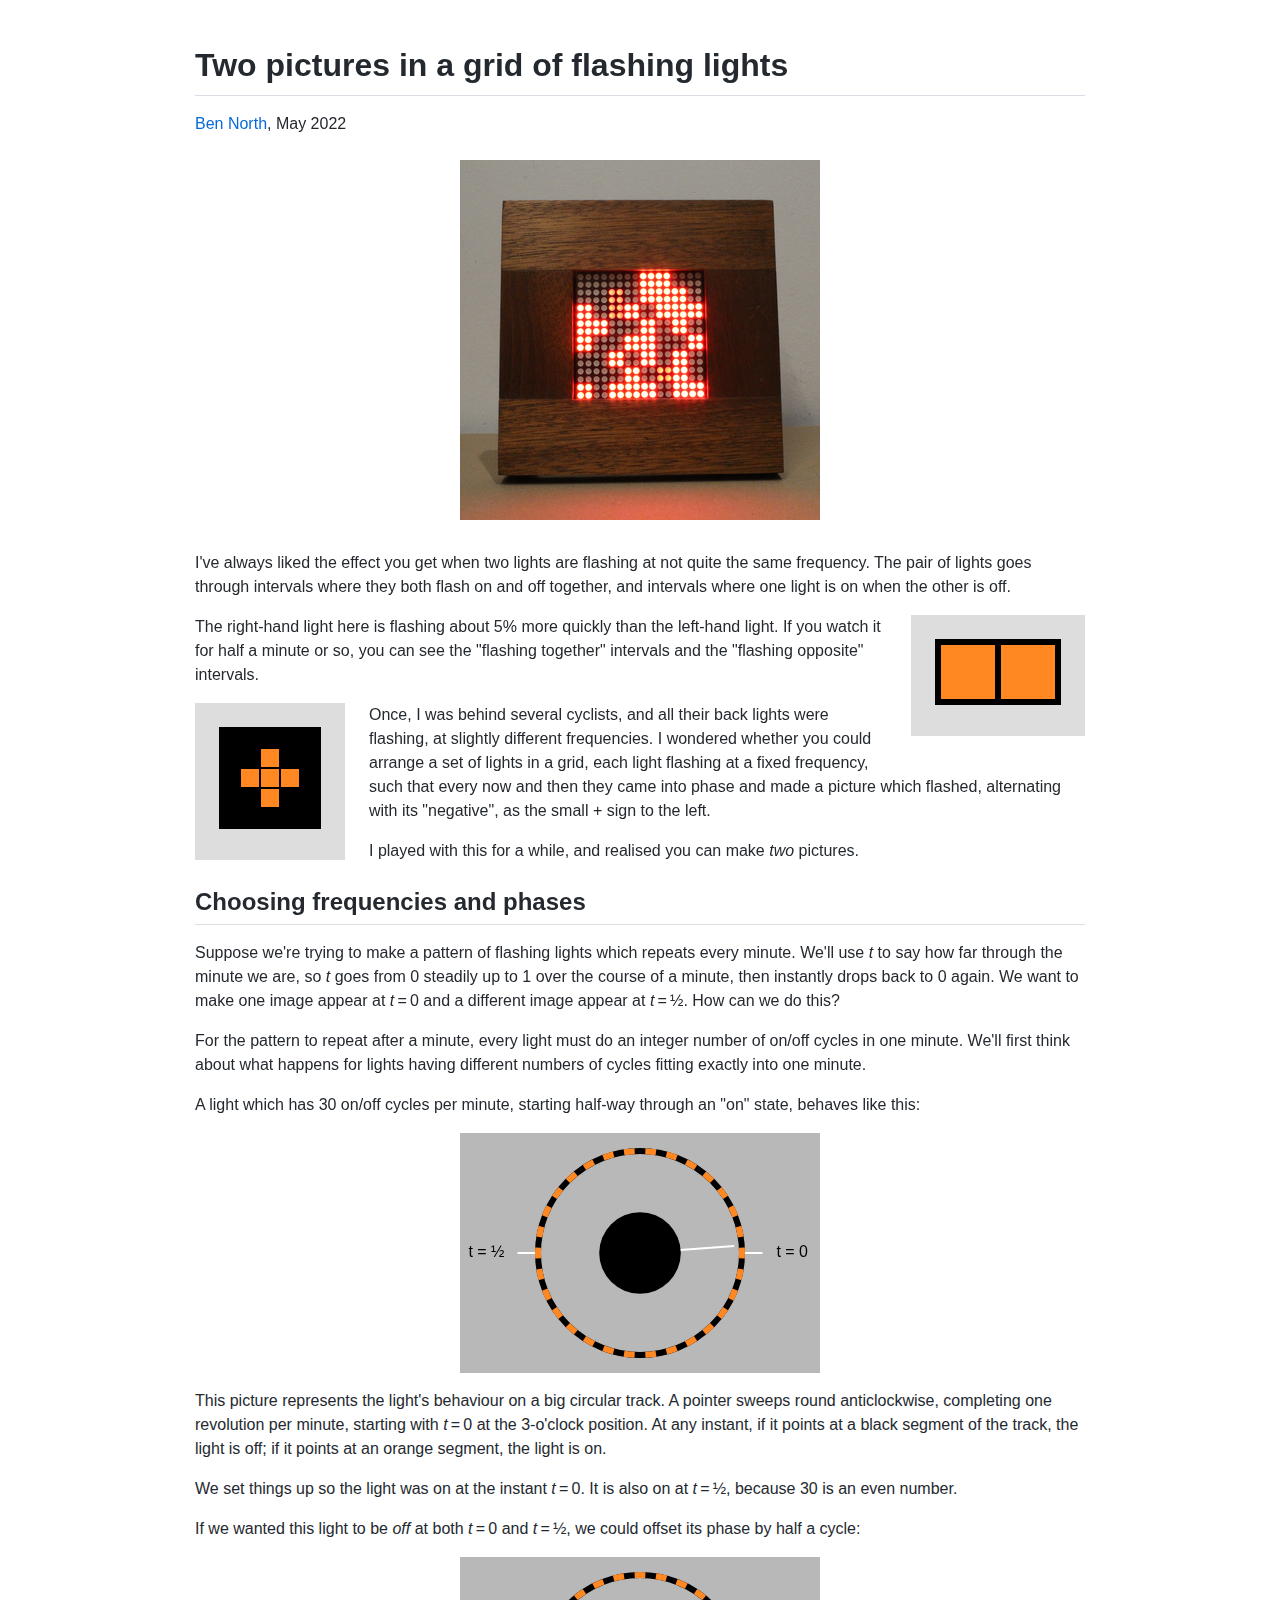
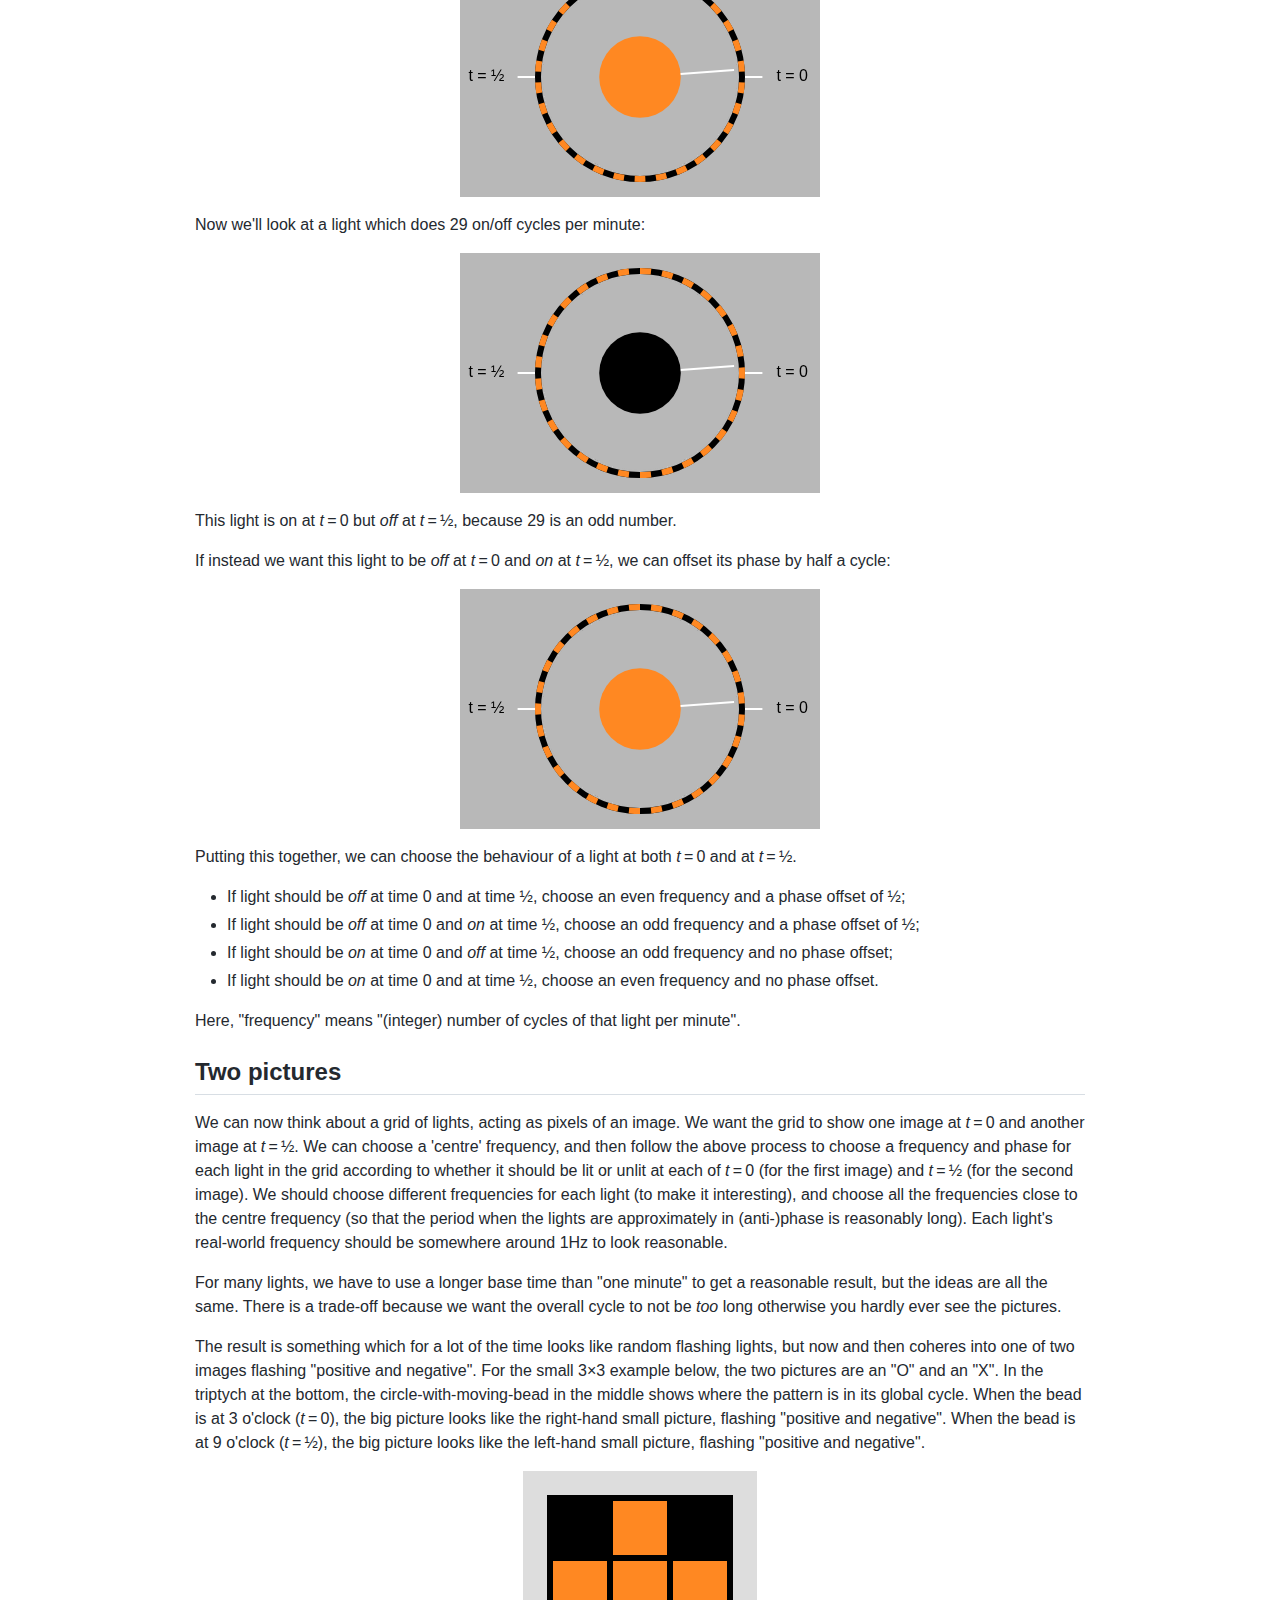
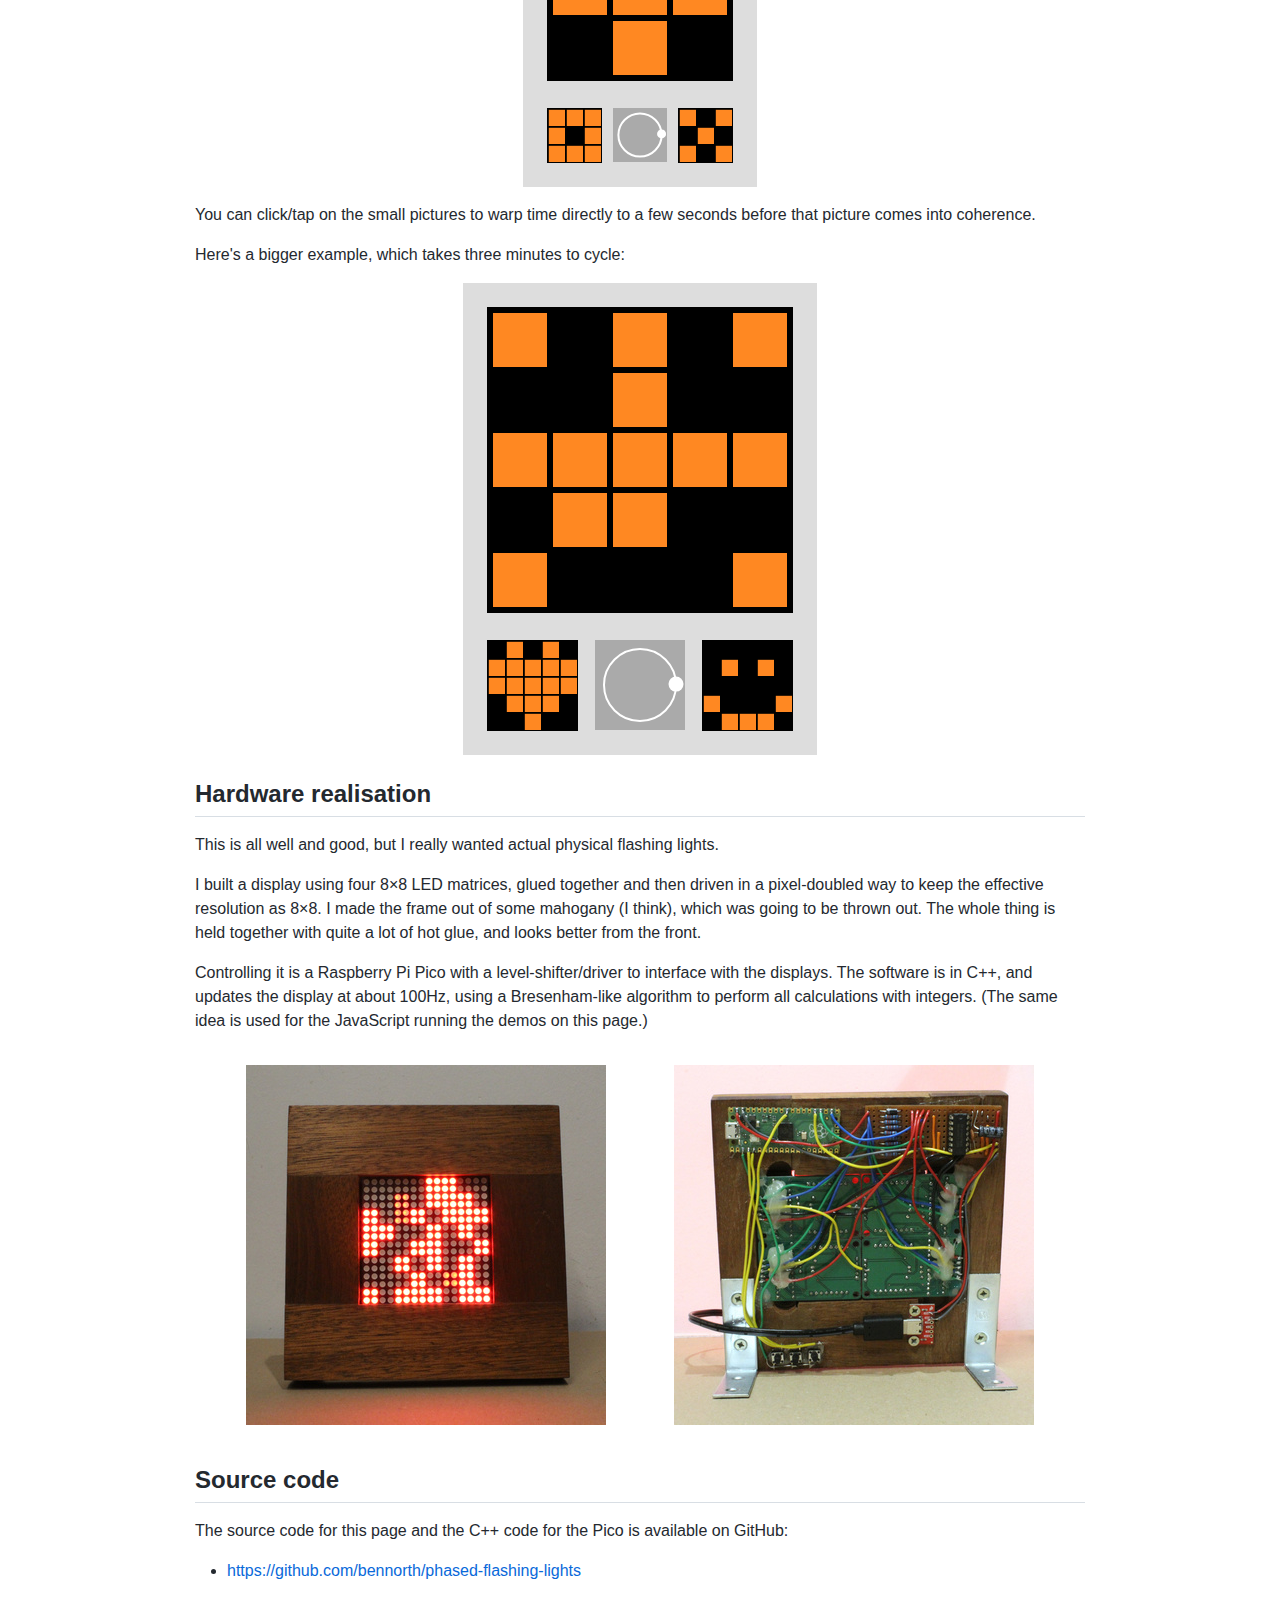
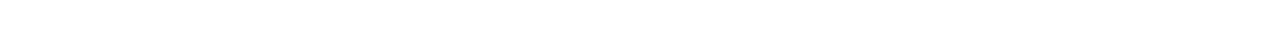
<file: index.html>
<!DOCTYPE html>
<html xmlns="http://www.w3.org/1999/xhtml" lang="" xml:lang="">
<head>
  <meta charset="utf-8" />
  <meta name="generator" content="pandoc" />
  <meta name="viewport" content="width=device-width, initial-scale=1.0, user-scalable=yes" />
  <title>Two pictures in a grid of flashing lights</title>
  <style>
    code{white-space: pre-wrap;}
    span.smallcaps{font-variant: small-caps;}
    span.underline{text-decoration: underline;}
    div.column{display: inline-block; vertical-align: top; width: 50%;}
    div.hanging-indent{margin-left: 1.5em; text-indent: -1.5em;}
    ul.task-list{list-style: none;}
  </style>
  <link rel="stylesheet" href="./github-markdown.css" />
  <link rel="stylesheet" href="./phased-flashing.css" />
</head>
<body class="markdown-body">
<h1 id="two-pictures-in-a-grid-of-flashing-lights">Two pictures in a grid of flashing lights</h1>
<p><a href="https://github.com/bennorth">Ben North</a>, May 2022</p>
<div style="text-align:center;margin:1.5rem 0px;">
<img src="front.jpg" alt="Hardware realisation">
</div>

<p>I've always liked the effect you get when two lights are flashing at not quite the same frequency. The pair of lights goes through intervals where they both flash on and off together, and intervals where one light is on when the other is off.</p>
<div class="demo-outer" style="float:right;margin-left:1.5rem;margin-top:0rem;">
<div class="demo-container">
<div class="main-LEDs"><canvas class="demo-1x2 lights"></canvas></div>
</div>
</div>

<p>The right-hand light here is flashing about 5% more quickly than the left-hand light. If you watch it for half a minute or so, you can see the "flashing together" intervals and the "flashing opposite" intervals.</p>
<div class="demo-outer" style="float:left;margin-right:1.5rem;margin-top:0rem;">
<div class="demo-container">
<div class="main-LEDs"><canvas class="demo-5x5-static lights"></canvas></div>
</div>
</div>

<p>Once, I was behind several cyclists, and all their back lights were flashing, at slightly different frequencies. I wondered whether you could arrange a set of lights in a grid, each light flashing at a fixed frequency, such that every now and then they came into phase and made a picture which flashed, alternating with its "negative", as the small + sign to the left.</p>
<p>I played with this for a while, and realised you can make <em>two</em> pictures.</p>
<h2 id="choosing-frequencies-and-phases">Choosing frequencies and phases</h2>
<p>Suppose we're trying to make a pattern of flashing lights which repeats every minute. We'll use <em>t</em> to say how far through the minute we are, so <em>t</em> goes from 0 steadily up to 1 over the course of a minute, then instantly drops back to 0 again. We want to make one image appear at <em>t</em> = 0 and a different image appear at <em>t</em> = ½. How can we do this?</p>
<p>For the pattern to repeat after a minute, every light must do an integer number of on/off cycles in one minute. We'll first think about what happens for lights having different numbers of cycles fitting exactly into one minute.</p>
<p>A light which has 30 on/off cycles per minute, starting half-way through an "on" state, behaves like this:</p>
<div class="circular-graph" data-freq="30" data-phase="0.0"></div>

<p>This picture represents the light's behaviour on a big circular track. A pointer sweeps round anticlockwise, completing one revolution per minute, starting with <em>t</em> = 0 at the 3-o'clock position. At any instant, if it points at a black segment of the track, the light is off; if it points at an orange segment, the light is on.</p>
<p>We set things up so the light was on at the instant <em>t</em> = 0. It is also on at <em>t</em> = ½, because 30 is an even number.</p>
<p>If we wanted this light to be <em>off</em> at both <em>t</em> = 0 and <em>t</em> = ½, we could offset its phase by half a cycle:</p>
<div class="circular-graph" data-freq="30" data-phase="0.5"></div>

<p>Now we'll look at a light which does 29 on/off cycles per minute:</p>
<div class="circular-graph" data-freq="29" data-phase="0.0"></div>

<p>This light is on at <em>t</em> = 0 but <em>off</em> at <em>t</em> = ½, because 29 is an odd number.</p>
<p>If instead we want this light to be <em>off</em> at <em>t</em> = 0 and <em>on</em> at <em>t</em> = ½, we can offset its phase by half a cycle:</p>
<div class="circular-graph" data-freq="29" data-phase="0.5"></div>

<p>Putting this together, we can choose the behaviour of a light at both <em>t</em> = 0 and at <em>t</em> = ½.</p>
<ul>
<li>If light should be <em>off</em> at time 0 and at time ½, choose an even frequency and a phase offset of ½;</li>
<li>If light should be <em>off</em> at time 0 and <em>on</em> at time ½, choose an odd frequency and a phase offset of ½;</li>
<li>If light should be <em>on</em> at time 0 and <em>off</em> at time ½, choose an odd frequency and no phase offset;</li>
<li>If light should be <em>on</em> at time 0 and at time ½, choose an even frequency and no phase offset.</li>
</ul>
<p>Here, "frequency" means "(integer) number of cycles of that light per minute".</p>
<h2 id="two-pictures">Two pictures</h2>
<p>We can now think about a grid of lights, acting as pixels of an image. We want the grid to show one image at <em>t</em> = 0 and another image at <em>t</em> = ½. We can choose a 'centre' frequency, and then follow the above process to choose a frequency and phase for each light in the grid according to whether it should be lit or unlit at each of <em>t</em> = 0 (for the first image) and <em>t</em> = ½ (for the second image). We should choose different frequencies for each light (to make it interesting), and choose all the frequencies close to the centre frequency (so that the period when the lights are approximately in (anti-)phase is reasonably long). Each light's real-world frequency should be somewhere around 1Hz to look reasonable.</p>
<p>For many lights, we have to use a longer base time than "one minute" to get a reasonable result, but the ideas are all the same. There is a trade-off because we want the overall cycle to not be <em>too</em> long otherwise you hardly ever see the pictures.</p>
<p>The result is something which for a lot of the time looks like random flashing lights, but now and then coheres into one of two images flashing "positive and negative". For the small 3×3 example below, the two pictures are an "O" and an "X". In the triptych at the bottom, the circle-with-moving-bead in the middle shows where the pattern is in its global cycle. When the bead is at 3 o'clock (<em>t</em> = 0), the big picture looks like the right-hand small picture, flashing "positive and negative". When the bead is at 9 o'clock (<em>t</em> = ½), the big picture looks like the left-hand small picture, flashing "positive and negative".</p>
<div class="demo-outer">
<div class="demo-container">
  <div class="main-LEDs">
    <canvas class="demo-3x3 lights"></canvas>
  </div>
  <div class="phasors">
    <canvas class="demo-3x3 lights-1 clickable"></canvas>
    <canvas class="demo-3x3 phasor"></canvas>
    <canvas class="demo-3x3 lights-0 clickable"></canvas>
  </div>
</div>
</div>

<p>You can click/tap on the small pictures to warp time directly to a few seconds before that picture comes into coherence.</p>
<p>Here's a bigger example, which takes three minutes to cycle:</p>
<div class="demo-outer">
<div class="demo-container">
  <div class="main-LEDs">
    <canvas class="demo-5x5 lights"></canvas>
  </div>
  <div class="phasors">
    <canvas class="demo-5x5 lights-1 clickable"></canvas>
    <canvas class="demo-5x5 phasor"></canvas>
    <canvas class="demo-5x5 lights-0 clickable"></canvas>
  </div>
</div>
</div>

<h2 id="hardware-realisation">Hardware realisation</h2>
<p>This is all well and good, but I really wanted actual physical flashing lights.</p>
<p>I built a display using four 8×8 LED matrices, glued together and then driven in a pixel-doubled way to keep the effective resolution as 8×8. I made the frame out of some mahogany (I think), which was going to be thrown out. The whole thing is held together with quite a lot of hot glue, and looks better from the front.</p>
<p>Controlling it is a Raspberry Pi Pico with a level-shifter/driver to interface with the displays. The software is in C++, and updates the display at about 100Hz, using a Bresenham-like algorithm to perform all calculations with integers. (The same idea is used for the JavaScript running the demos on this page.)</p>
<div style="display:flex;flex-direction:row;justify-content:space-evenly;flex-wrap:wrap;">
<img style="margin:1rem;" src="front.jpg" alt="Hardware realisation (front)">
<img style="margin:1rem;" src="back.jpg" alt="Hardware realisation (back)">
</div>

<h2 id="source-code">Source code</h2>
<p>The source code for this page and the C++ code for the Pico is available on GitHub:</p>
<ul>
<li><a href="https://github.com/bennorth/phased-flashing-lights">https://github.com/bennorth/phased-flashing-lights</a></li>
</ul>
<script src="jquery-3.6.0.slim.min.js"></script>
<script src="phased-flashing.js"></script>
</body>
</html>
</file>
<file: github-markdown.css>
@media (prefers-color-scheme: dark) {
  .markdown-body {
    color-scheme: dark;
    --color-prettylights-syntax-comment: #8b949e;
    --color-prettylights-syntax-constant: #79c0ff;
    --color-prettylights-syntax-entity: #d2a8ff;
    --color-prettylights-syntax-storage-modifier-import: #c9d1d9;
    --color-prettylights-syntax-entity-tag: #7ee787;
    --color-prettylights-syntax-keyword: #ff7b72;
    --color-prettylights-syntax-string: #a5d6ff;
    --color-prettylights-syntax-variable: #ffa657;
    --color-prettylights-syntax-brackethighlighter-unmatched: #f85149;
    --color-prettylights-syntax-invalid-illegal-text: #f0f6fc;
    --color-prettylights-syntax-invalid-illegal-bg: #8e1519;
    --color-prettylights-syntax-carriage-return-text: #f0f6fc;
    --color-prettylights-syntax-carriage-return-bg: #b62324;
    --color-prettylights-syntax-string-regexp: #7ee787;
    --color-prettylights-syntax-markup-list: #f2cc60;
    --color-prettylights-syntax-markup-heading: #1f6feb;
    --color-prettylights-syntax-markup-italic: #c9d1d9;
    --color-prettylights-syntax-markup-bold: #c9d1d9;
    --color-prettylights-syntax-markup-deleted-text: #ffdcd7;
    --color-prettylights-syntax-markup-deleted-bg: #67060c;
    --color-prettylights-syntax-markup-inserted-text: #aff5b4;
    --color-prettylights-syntax-markup-inserted-bg: #033a16;
    --color-prettylights-syntax-markup-changed-text: #ffdfb6;
    --color-prettylights-syntax-markup-changed-bg: #5a1e02;
    --color-prettylights-syntax-markup-ignored-text: #c9d1d9;
    --color-prettylights-syntax-markup-ignored-bg: #1158c7;
    --color-prettylights-syntax-meta-diff-range: #d2a8ff;
    --color-prettylights-syntax-brackethighlighter-angle: #8b949e;
    --color-prettylights-syntax-sublimelinter-gutter-mark: #484f58;
    --color-prettylights-syntax-constant-other-reference-link: #a5d6ff;
    --color-fg-default: #c9d1d9;
    --color-fg-muted: #8b949e;
    --color-fg-subtle: #484f58;
    --color-canvas-default: #0d1117;
    --color-canvas-subtle: #161b22;
    --color-border-default: #30363d;
    --color-border-muted: #21262d;
    --color-neutral-muted: rgba(110,118,129,0.4);
    --color-accent-fg: #58a6ff;
    --color-accent-emphasis: #1f6feb;
    --color-attention-subtle: rgba(187,128,9,0.15);
    --color-danger-fg: #f85149;
  }
}

@media (prefers-color-scheme: light) {
  .markdown-body {
    color-scheme: light;
    --color-prettylights-syntax-comment: #6e7781;
    --color-prettylights-syntax-constant: #0550ae;
    --color-prettylights-syntax-entity: #8250df;
    --color-prettylights-syntax-storage-modifier-import: #24292f;
    --color-prettylights-syntax-entity-tag: #116329;
    --color-prettylights-syntax-keyword: #cf222e;
    --color-prettylights-syntax-string: #0a3069;
    --color-prettylights-syntax-variable: #953800;
    --color-prettylights-syntax-brackethighlighter-unmatched: #82071e;
    --color-prettylights-syntax-invalid-illegal-text: #f6f8fa;
    --color-prettylights-syntax-invalid-illegal-bg: #82071e;
    --color-prettylights-syntax-carriage-return-text: #f6f8fa;
    --color-prettylights-syntax-carriage-return-bg: #cf222e;
    --color-prettylights-syntax-string-regexp: #116329;
    --color-prettylights-syntax-markup-list: #3b2300;
    --color-prettylights-syntax-markup-heading: #0550ae;
    --color-prettylights-syntax-markup-italic: #24292f;
    --color-prettylights-syntax-markup-bold: #24292f;
    --color-prettylights-syntax-markup-deleted-text: #82071e;
    --color-prettylights-syntax-markup-deleted-bg: #FFEBE9;
    --color-prettylights-syntax-markup-inserted-text: #116329;
    --color-prettylights-syntax-markup-inserted-bg: #dafbe1;
    --color-prettylights-syntax-markup-changed-text: #953800;
    --color-prettylights-syntax-markup-changed-bg: #ffd8b5;
    --color-prettylights-syntax-markup-ignored-text: #eaeef2;
    --color-prettylights-syntax-markup-ignored-bg: #0550ae;
    --color-prettylights-syntax-meta-diff-range: #8250df;
    --color-prettylights-syntax-brackethighlighter-angle: #57606a;
    --color-prettylights-syntax-sublimelinter-gutter-mark: #8c959f;
    --color-prettylights-syntax-constant-other-reference-link: #0a3069;
    --color-fg-default: #24292f;
    --color-fg-muted: #57606a;
    --color-fg-subtle: #6e7781;
    --color-canvas-default: #ffffff;
    --color-canvas-subtle: #f6f8fa;
    --color-border-default: #d0d7de;
    --color-border-muted: hsla(210,18%,87%,1);
    --color-neutral-muted: rgba(175,184,193,0.2);
    --color-accent-fg: #0969da;
    --color-accent-emphasis: #0969da;
    --color-attention-subtle: #fff8c5;
    --color-danger-fg: #cf222e;
  }
}

.markdown-body {
  -ms-text-size-adjust: 100%;
  -webkit-text-size-adjust: 100%;
  margin: 0;
  color: var(--color-fg-default);
  background-color: var(--color-canvas-default);
  font-family: -apple-system,BlinkMacSystemFont,"Segoe UI",Helvetica,Arial,sans-serif,"Apple Color Emoji","Segoe UI Emoji";
  font-size: 16px;
  line-height: 1.5;
  word-wrap: break-word;
}

.markdown-body .octicon {
  display: inline-block;
  fill: currentColor;
  vertical-align: text-bottom;
}

.markdown-body h1:hover .anchor .octicon-link:before,
.markdown-body h2:hover .anchor .octicon-link:before,
.markdown-body h3:hover .anchor .octicon-link:before,
.markdown-body h4:hover .anchor .octicon-link:before,
.markdown-body h5:hover .anchor .octicon-link:before,
.markdown-body h6:hover .anchor .octicon-link:before {
  width: 16px;
  height: 16px;
  content: ' ';
  display: inline-block;
  background-color: currentColor;
  -webkit-mask-image: url("data:image/svg+xml,<svg xmlns='http://www.w3.org/2000/svg' viewBox='0 0 16 16' version='1.1' aria-hidden='true'><path fill-rule='evenodd' d='M7.775 3.275a.75.75 0 001.06 1.06l1.25-1.25a2 2 0 112.83 2.83l-2.5 2.5a2 2 0 01-2.83 0 .75.75 0 00-1.06 1.06 3.5 3.5 0 004.95 0l2.5-2.5a3.5 3.5 0 00-4.95-4.95l-1.25 1.25zm-4.69 9.64a2 2 0 010-2.83l2.5-2.5a2 2 0 012.83 0 .75.75 0 001.06-1.06 3.5 3.5 0 00-4.95 0l-2.5 2.5a3.5 3.5 0 004.95 4.95l1.25-1.25a.75.75 0 00-1.06-1.06l-1.25 1.25a2 2 0 01-2.83 0z'></path></svg>");
  mask-image: url("data:image/svg+xml,<svg xmlns='http://www.w3.org/2000/svg' viewBox='0 0 16 16' version='1.1' aria-hidden='true'><path fill-rule='evenodd' d='M7.775 3.275a.75.75 0 001.06 1.06l1.25-1.25a2 2 0 112.83 2.83l-2.5 2.5a2 2 0 01-2.83 0 .75.75 0 00-1.06 1.06 3.5 3.5 0 004.95 0l2.5-2.5a3.5 3.5 0 00-4.95-4.95l-1.25 1.25zm-4.69 9.64a2 2 0 010-2.83l2.5-2.5a2 2 0 012.83 0 .75.75 0 001.06-1.06 3.5 3.5 0 00-4.95 0l-2.5 2.5a3.5 3.5 0 004.95 4.95l1.25-1.25a.75.75 0 00-1.06-1.06l-1.25 1.25a2 2 0 01-2.83 0z'></path></svg>");
}

.markdown-body details,
.markdown-body figcaption,
.markdown-body figure {
  display: block;
}

.markdown-body summary {
  display: list-item;
}

.markdown-body [hidden] {
  display: none !important;
}

.markdown-body a {
  background-color: transparent;
  color: var(--color-accent-fg);
  text-decoration: none;
}

.markdown-body a:active,
.markdown-body a:hover {
  outline-width: 0;
}

.markdown-body abbr[title] {
  border-bottom: none;
  text-decoration: underline dotted;
}

.markdown-body b,
.markdown-body strong {
  font-weight: 600;
}

.markdown-body dfn {
  font-style: italic;
}

.markdown-body h1 {
  margin: .67em 0;
  font-weight: 600;
  padding-bottom: .3em;
  font-size: 2em;
  border-bottom: 1px solid var(--color-border-muted);
}

.markdown-body mark {
  background-color: var(--color-attention-subtle);
  color: var(--color-text-primary);
}

.markdown-body small {
  font-size: 90%;
}

.markdown-body sub,
.markdown-body sup {
  font-size: 75%;
  line-height: 0;
  position: relative;
  vertical-align: baseline;
}

.markdown-body sub {
  bottom: -0.25em;
}

.markdown-body sup {
  top: -0.5em;
}

.markdown-body img {
  border-style: none;
  max-width: 100%;
  box-sizing: content-box;
  background-color: var(--color-canvas-default);
}

.markdown-body code,
.markdown-body kbd,
.markdown-body pre,
.markdown-body samp {
  font-family: monospace,monospace;
  font-size: 1em;
}

.markdown-body figure {
  margin: 1em 40px;
}

.markdown-body hr {
  box-sizing: content-box;
  overflow: hidden;
  background: transparent;
  border-bottom: 1px solid var(--color-border-muted);
  height: .25em;
  padding: 0;
  margin: 24px 0;
  background-color: var(--color-border-default);
  border: 0;
}

.markdown-body input {
  font: inherit;
  margin: 0;
  overflow: visible;
  font-family: inherit;
  font-size: inherit;
  line-height: inherit;
}

.markdown-body [type=button],
.markdown-body [type=reset],
.markdown-body [type=submit] {
  -webkit-appearance: button;
}

.markdown-body [type=button]::-moz-focus-inner,
.markdown-body [type=reset]::-moz-focus-inner,
.markdown-body [type=submit]::-moz-focus-inner {
  border-style: none;
  padding: 0;
}

.markdown-body [type=button]:-moz-focusring,
.markdown-body [type=reset]:-moz-focusring,
.markdown-body [type=submit]:-moz-focusring {
  outline: 1px dotted ButtonText;
}

.markdown-body [type=checkbox],
.markdown-body [type=radio] {
  box-sizing: border-box;
  padding: 0;
}

.markdown-body [type=number]::-webkit-inner-spin-button,
.markdown-body [type=number]::-webkit-outer-spin-button {
  height: auto;
}

.markdown-body [type=search] {
  -webkit-appearance: textfield;
  outline-offset: -2px;
}

.markdown-body [type=search]::-webkit-search-cancel-button,
.markdown-body [type=search]::-webkit-search-decoration {
  -webkit-appearance: none;
}

.markdown-body ::-webkit-input-placeholder {
  color: inherit;
  opacity: .54;
}

.markdown-body ::-webkit-file-upload-button {
  -webkit-appearance: button;
  font: inherit;
}

.markdown-body a:hover {
  text-decoration: underline;
}

.markdown-body hr::before {
  display: table;
  content: "";
}

.markdown-body hr::after {
  display: table;
  clear: both;
  content: "";
}

.markdown-body table {
  border-spacing: 0;
  border-collapse: collapse;
  display: block;
  width: max-content;
  max-width: 100%;
  overflow: auto;
}

.markdown-body td,
.markdown-body th {
  padding: 0;
}

.markdown-body details summary {
  cursor: pointer;
}

.markdown-body details:not([open])>*:not(summary) {
  display: none !important;
}

.markdown-body kbd {
  display: inline-block;
  padding: 3px 5px;
  font: 11px ui-monospace,SFMono-Regular,SF Mono,Menlo,Consolas,Liberation Mono,monospace;
  line-height: 10px;
  color: var(--color-fg-default);
  vertical-align: middle;
  background-color: var(--color-canvas-subtle);
  border: solid 1px var(--color-neutral-muted);
  border-bottom-color: var(--color-neutral-muted);
  border-radius: 6px;
  box-shadow: inset 0 -1px 0 var(--color-neutral-muted);
}

.markdown-body h1,
.markdown-body h2,
.markdown-body h3,
.markdown-body h4,
.markdown-body h5,
.markdown-body h6 {
  margin-top: 24px;
  margin-bottom: 16px;
  font-weight: 600;
  line-height: 1.25;
}

.markdown-body h2 {
  font-weight: 600;
  padding-bottom: .3em;
  font-size: 1.5em;
  border-bottom: 1px solid var(--color-border-muted);
}

.markdown-body h3 {
  font-weight: 600;
  font-size: 1.25em;
}

.markdown-body h4 {
  font-weight: 600;
  font-size: 1em;
}

.markdown-body h5 {
  font-weight: 600;
  font-size: .875em;
}

.markdown-body h6 {
  font-weight: 600;
  font-size: .85em;
  color: var(--color-fg-muted);
}

.markdown-body p {
  margin-top: 0;
  margin-bottom: 10px;
}

.markdown-body blockquote {
  margin: 0;
  padding: 0 1em;
  color: var(--color-fg-muted);
  border-left: .25em solid var(--color-border-default);
}

.markdown-body ul,
.markdown-body ol {
  margin-top: 0;
  margin-bottom: 0;
  padding-left: 2em;
}

.markdown-body ol ol,
.markdown-body ul ol {
  list-style-type: lower-roman;
}

.markdown-body ul ul ol,
.markdown-body ul ol ol,
.markdown-body ol ul ol,
.markdown-body ol ol ol {
  list-style-type: lower-alpha;
}

.markdown-body dd {
  margin-left: 0;
}

.markdown-body tt,
.markdown-body code {
  font-family: ui-monospace,SFMono-Regular,SF Mono,Menlo,Consolas,Liberation Mono,monospace;
  font-size: 12px;
}

.markdown-body pre {
  margin-top: 0;
  margin-bottom: 0;
  font-family: ui-monospace,SFMono-Regular,SF Mono,Menlo,Consolas,Liberation Mono,monospace;
  font-size: 12px;
  word-wrap: normal;
}

.markdown-body .octicon {
  display: inline-block;
  overflow: visible !important;
  vertical-align: text-bottom;
  fill: currentColor;
}

.markdown-body ::placeholder {
  color: var(--color-fg-subtle);
  opacity: 1;
}

.markdown-body input::-webkit-outer-spin-button,
.markdown-body input::-webkit-inner-spin-button {
  margin: 0;
  -webkit-appearance: none;
  appearance: none;
}

.markdown-body .pl-c {
  color: var(--color-prettylights-syntax-comment);
}

.markdown-body .pl-c1,
.markdown-body .pl-s .pl-v {
  color: var(--color-prettylights-syntax-constant);
}

.markdown-body .pl-e,
.markdown-body .pl-en {
  color: var(--color-prettylights-syntax-entity);
}

.markdown-body .pl-smi,
.markdown-body .pl-s .pl-s1 {
  color: var(--color-prettylights-syntax-storage-modifier-import);
}

.markdown-body .pl-ent {
  color: var(--color-prettylights-syntax-entity-tag);
}

.markdown-body .pl-k {
  color: var(--color-prettylights-syntax-keyword);
}

.markdown-body .pl-s,
.markdown-body .pl-pds,
.markdown-body .pl-s .pl-pse .pl-s1,
.markdown-body .pl-sr,
.markdown-body .pl-sr .pl-cce,
.markdown-body .pl-sr .pl-sre,
.markdown-body .pl-sr .pl-sra {
  color: var(--color-prettylights-syntax-string);
}

.markdown-body .pl-v,
.markdown-body .pl-smw {
  color: var(--color-prettylights-syntax-variable);
}

.markdown-body .pl-bu {
  color: var(--color-prettylights-syntax-brackethighlighter-unmatched);
}

.markdown-body .pl-ii {
  color: var(--color-prettylights-syntax-invalid-illegal-text);
  background-color: var(--color-prettylights-syntax-invalid-illegal-bg);
}

.markdown-body .pl-c2 {
  color: var(--color-prettylights-syntax-carriage-return-text);
  background-color: var(--color-prettylights-syntax-carriage-return-bg);
}

.markdown-body .pl-sr .pl-cce {
  font-weight: bold;
  color: var(--color-prettylights-syntax-string-regexp);
}

.markdown-body .pl-ml {
  color: var(--color-prettylights-syntax-markup-list);
}

.markdown-body .pl-mh,
.markdown-body .pl-mh .pl-en,
.markdown-body .pl-ms {
  font-weight: bold;
  color: var(--color-prettylights-syntax-markup-heading);
}

.markdown-body .pl-mi {
  font-style: italic;
  color: var(--color-prettylights-syntax-markup-italic);
}

.markdown-body .pl-mb {
  font-weight: bold;
  color: var(--color-prettylights-syntax-markup-bold);
}

.markdown-body .pl-md {
  color: var(--color-prettylights-syntax-markup-deleted-text);
  background-color: var(--color-prettylights-syntax-markup-deleted-bg);
}

.markdown-body .pl-mi1 {
  color: var(--color-prettylights-syntax-markup-inserted-text);
  background-color: var(--color-prettylights-syntax-markup-inserted-bg);
}

.markdown-body .pl-mc {
  color: var(--color-prettylights-syntax-markup-changed-text);
  background-color: var(--color-prettylights-syntax-markup-changed-bg);
}

.markdown-body .pl-mi2 {
  color: var(--color-prettylights-syntax-markup-ignored-text);
  background-color: var(--color-prettylights-syntax-markup-ignored-bg);
}

.markdown-body .pl-mdr {
  font-weight: bold;
  color: var(--color-prettylights-syntax-meta-diff-range);
}

.markdown-body .pl-ba {
  color: var(--color-prettylights-syntax-brackethighlighter-angle);
}

.markdown-body .pl-sg {
  color: var(--color-prettylights-syntax-sublimelinter-gutter-mark);
}

.markdown-body .pl-corl {
  text-decoration: underline;
  color: var(--color-prettylights-syntax-constant-other-reference-link);
}

.markdown-body [data-catalyst] {
  display: block;
}

.markdown-body g-emoji {
  font-family: "Apple Color Emoji","Segoe UI Emoji","Segoe UI Symbol";
  font-size: 1em;
  font-style: normal !important;
  font-weight: 400;
  line-height: 1;
  vertical-align: -0.075em;
}

.markdown-body g-emoji img {
  width: 1em;
  height: 1em;
}

.markdown-body::before {
  display: table;
  content: "";
}

.markdown-body::after {
  display: table;
  clear: both;
  content: "";
}

.markdown-body>*:first-child {
  margin-top: 0 !important;
}

.markdown-body>*:last-child {
  margin-bottom: 0 !important;
}

.markdown-body a:not([href]) {
  color: inherit;
  text-decoration: none;
}

.markdown-body .absent {
  color: var(--color-danger-fg);
}

.markdown-body .anchor {
  float: left;
  padding-right: 4px;
  margin-left: -20px;
  line-height: 1;
}

.markdown-body .anchor:focus {
  outline: none;
}

.markdown-body p,
.markdown-body blockquote,
.markdown-body ul,
.markdown-body ol,
.markdown-body dl,
.markdown-body table,
.markdown-body pre,
.markdown-body details {
  margin-top: 0;
  margin-bottom: 16px;
}

.markdown-body blockquote>:first-child {
  margin-top: 0;
}

.markdown-body blockquote>:last-child {
  margin-bottom: 0;
}

.markdown-body sup>a::before {
  content: "[";
}

.markdown-body sup>a::after {
  content: "]";
}

.markdown-body h1 .octicon-link,
.markdown-body h2 .octicon-link,
.markdown-body h3 .octicon-link,
.markdown-body h4 .octicon-link,
.markdown-body h5 .octicon-link,
.markdown-body h6 .octicon-link {
  color: var(--color-fg-default);
  vertical-align: middle;
  visibility: hidden;
}

.markdown-body h1:hover .anchor,
.markdown-body h2:hover .anchor,
.markdown-body h3:hover .anchor,
.markdown-body h4:hover .anchor,
.markdown-body h5:hover .anchor,
.markdown-body h6:hover .anchor {
  text-decoration: none;
}

.markdown-body h1:hover .anchor .octicon-link,
.markdown-body h2:hover .anchor .octicon-link,
.markdown-body h3:hover .anchor .octicon-link,
.markdown-body h4:hover .anchor .octicon-link,
.markdown-body h5:hover .anchor .octicon-link,
.markdown-body h6:hover .anchor .octicon-link {
  visibility: visible;
}

.markdown-body h1 tt,
.markdown-body h1 code,
.markdown-body h2 tt,
.markdown-body h2 code,
.markdown-body h3 tt,
.markdown-body h3 code,
.markdown-body h4 tt,
.markdown-body h4 code,
.markdown-body h5 tt,
.markdown-body h5 code,
.markdown-body h6 tt,
.markdown-body h6 code {
  padding: 0 .2em;
  font-size: inherit;
}

.markdown-body ul.no-list,
.markdown-body ol.no-list {
  padding: 0;
  list-style-type: none;
}

.markdown-body ol[type="1"] {
  list-style-type: decimal;
}

.markdown-body ol[type=a] {
  list-style-type: lower-alpha;
}

.markdown-body ol[type=i] {
  list-style-type: lower-roman;
}

.markdown-body div>ol:not([type]) {
  list-style-type: decimal;
}

.markdown-body ul ul,
.markdown-body ul ol,
.markdown-body ol ol,
.markdown-body ol ul {
  margin-top: 0;
  margin-bottom: 0;
}

.markdown-body li>p {
  margin-top: 16px;
}

.markdown-body li+li {
  margin-top: .25em;
}

.markdown-body dl {
  padding: 0;
}

.markdown-body dl dt {
  padding: 0;
  margin-top: 16px;
  font-size: 1em;
  font-style: italic;
  font-weight: 600;
}

.markdown-body dl dd {
  padding: 0 16px;
  margin-bottom: 16px;
}

.markdown-body table th {
  font-weight: 600;
}

.markdown-body table th,
.markdown-body table td {
  padding: 6px 13px;
  border: 1px solid var(--color-border-default);
}

.markdown-body table tr {
  background-color: var(--color-canvas-default);
  border-top: 1px solid var(--color-border-muted);
}

.markdown-body table tr:nth-child(2n) {
  background-color: var(--color-canvas-subtle);
}

.markdown-body table img {
  background-color: transparent;
}

.markdown-body img[align=right] {
  padding-left: 20px;
}

.markdown-body img[align=left] {
  padding-right: 20px;
}

.markdown-body .emoji {
  max-width: none;
  vertical-align: text-top;
  background-color: transparent;
}

.markdown-body span.frame {
  display: block;
  overflow: hidden;
}

.markdown-body span.frame>span {
  display: block;
  float: left;
  width: auto;
  padding: 7px;
  margin: 13px 0 0;
  overflow: hidden;
  border: 1px solid var(--color-border-default);
}

.markdown-body span.frame span img {
  display: block;
  float: left;
}

.markdown-body span.frame span span {
  display: block;
  padding: 5px 0 0;
  clear: both;
  color: var(--color-fg-default);
}

.markdown-body span.align-center {
  display: block;
  overflow: hidden;
  clear: both;
}

.markdown-body span.align-center>span {
  display: block;
  margin: 13px auto 0;
  overflow: hidden;
  text-align: center;
}

.markdown-body span.align-center span img {
  margin: 0 auto;
  text-align: center;
}

.markdown-body span.align-right {
  display: block;
  overflow: hidden;
  clear: both;
}

.markdown-body span.align-right>span {
  display: block;
  margin: 13px 0 0;
  overflow: hidden;
  text-align: right;
}

.markdown-body span.align-right span img {
  margin: 0;
  text-align: right;
}

.markdown-body span.float-left {
  display: block;
  float: left;
  margin-right: 13px;
  overflow: hidden;
}

.markdown-body span.float-left span {
  margin: 13px 0 0;
}

.markdown-body span.float-right {
  display: block;
  float: right;
  margin-left: 13px;
  overflow: hidden;
}

.markdown-body span.float-right>span {
  display: block;
  margin: 13px auto 0;
  overflow: hidden;
  text-align: right;
}

.markdown-body code,
.markdown-body tt {
  padding: .2em .4em;
  margin: 0;
  font-size: 85%;
  background-color: var(--color-neutral-muted);
  border-radius: 6px;
}

.markdown-body code br,
.markdown-body tt br {
  display: none;
}

.markdown-body del code {
  text-decoration: inherit;
}

.markdown-body pre code {
  font-size: 100%;
}

.markdown-body pre>code {
  padding: 0;
  margin: 0;
  word-break: normal;
  white-space: pre;
  background: transparent;
  border: 0;
}

.markdown-body .highlight {
  margin-bottom: 16px;
}

.markdown-body .highlight pre {
  margin-bottom: 0;
  word-break: normal;
}

.markdown-body .highlight pre,
.markdown-body pre {
  padding: 16px;
  overflow: auto;
  font-size: 85%;
  line-height: 1.45;
  background-color: var(--color-canvas-subtle);
  border-radius: 6px;
}

.markdown-body pre code,
.markdown-body pre tt {
  display: inline;
  max-width: auto;
  padding: 0;
  margin: 0;
  overflow: visible;
  line-height: inherit;
  word-wrap: normal;
  background-color: transparent;
  border: 0;
}

.markdown-body .csv-data td,
.markdown-body .csv-data th {
  padding: 5px;
  overflow: hidden;
  font-size: 12px;
  line-height: 1;
  text-align: left;
  white-space: nowrap;
}

.markdown-body .csv-data .blob-num {
  padding: 10px 8px 9px;
  text-align: right;
  background: var(--color-canvas-default);
  border: 0;
}

.markdown-body .csv-data tr {
  border-top: 0;
}

.markdown-body .csv-data th {
  font-weight: 600;
  background: var(--color-canvas-subtle);
  border-top: 0;
}

.markdown-body .footnotes {
  font-size: 12px;
  color: var(--color-fg-muted);
  border-top: 1px solid var(--color-border-default);
}

.markdown-body .footnotes ol {
  padding-left: 16px;
}

.markdown-body .footnotes li {
  position: relative;
}

.markdown-body .footnotes li:target::before {
  position: absolute;
  top: -8px;
  right: -8px;
  bottom: -8px;
  left: -24px;
  pointer-events: none;
  content: "";
  border: 2px solid var(--color-accent-emphasis);
  border-radius: 6px;
}

.markdown-body .footnotes li:target {
  color: var(--color-fg-default);
}

.markdown-body .footnotes .data-footnote-backref g-emoji {
  font-family: monospace;
}

.markdown-body .task-list-item {
  list-style-type: none;
}

.markdown-body .task-list-item label {
  font-weight: 400;
}

.markdown-body .task-list-item.enabled label {
  cursor: pointer;
}

.markdown-body .task-list-item+.task-list-item {
  margin-top: 3px;
}

.markdown-body .task-list-item .handle {
  display: none;
}

.markdown-body .task-list-item-checkbox {
  margin: 0 .2em .25em -1.6em;
  vertical-align: middle;
}

.markdown-body .contains-task-list:dir(rtl) .task-list-item-checkbox {
  margin: 0 -1.6em .25em .2em;
}

.markdown-body ::-webkit-calendar-picker-indicator {
  filter: invert(50%);
}
</file>
<file: phased-flashing.css>
.markdown-body {
        box-sizing: border-box;
        min-width: 200px;
        max-width: 980px;
        margin: 0 auto;
        padding: 45px;
}

@media (max-width: 767px) {
        .markdown-body {
                padding: 15px;
        }
}

.demo-outer {
    margin: 1rem 0rem;
    display: flex;
    flex-direction: row;
    justify-content: center;
}
.demo-container {
    background-color: #ddd;
    border: 1.5rem solid #ddd;
    display: flex;
    flex-direction: column;
    align-items: center;
}
.demo-container .phasors {
    width: 100%;
    margin-top: 1.25rem;
    display: flex;
    flex-direction: row;
    justify-content: space-between;
    align-items: center;
}
.demo-container .phasors .clickable {
    cursor: pointer;
}

.circular-graph {
    margin: 0rem 0rem 1rem;
    display: flex;
    flex-direction: row;
    justify-content: space-around;
}
</file>
